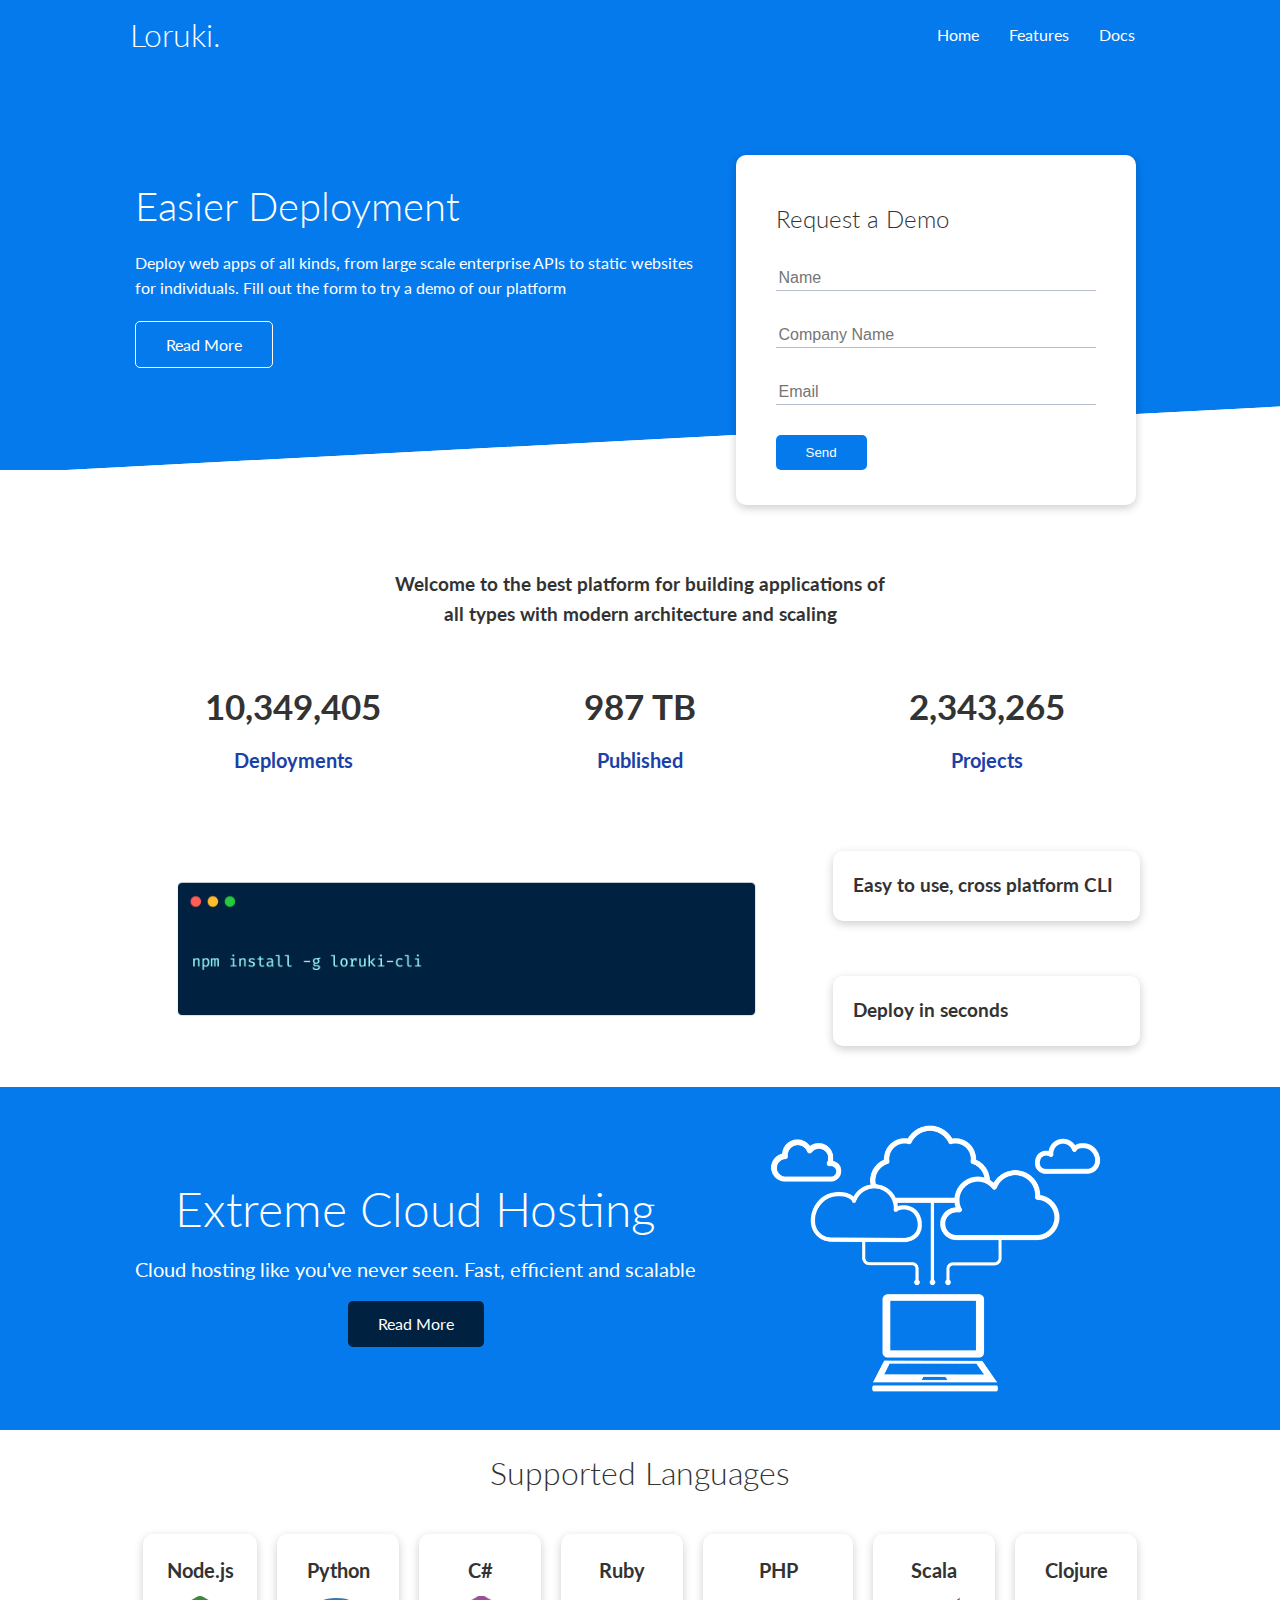
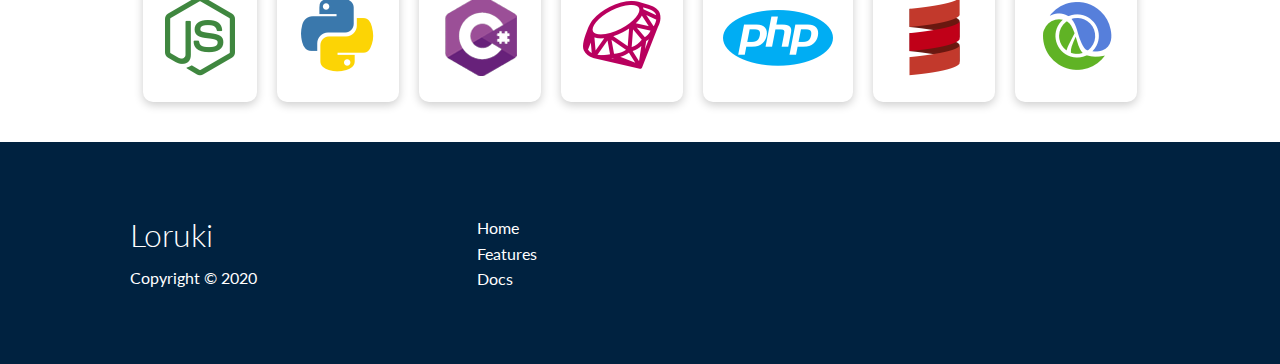
<file: base/loruki-website-master/index.html>
<!DOCTYPE html>
<html lang="en">
<head>
    <meta charset="UTF-8">
    <meta name="viewport" content="width=device-width, initial-scale=1.0">
    <link rel="stylesheet" href="https://cdnjs.cloudflare.com/ajax/libs/font-awesome/5.15.1/css/all.min.css" integrity="sha512-+4zCK9k+qNFUR5X+cKL9EIR+ZOhtIloNl9GIKS57V1MyNsYpYcUrUeQc9vNfzsWfV28IaLL3i96P9sdNyeRssA==" crossorigin="anonymous" />
    <link rel="stylesheet" href="css/utilities.css">
    <link rel="stylesheet" href="css/style.css">
    <title>Loruki | Cloud Hosting For Everyone</title>
</head>
<body>
    <!-- Navbar -->
    <div class="navbar">
        <div class="container flex">
            <h1 class="logo">Loruki.</h1>
            <nav>
                <ul>
                    <li><a href="index.html">Home</a></li>
                    <li><a href="features.html">Features</a></li>
                    <li><a href="docs.html">Docs</a></li>
                </ul>
            </nav>
        </div>
    </div>
    
    <!-- Showcase -->
    <section class="showcase">
        <div class="container grid">
            <div class="showcase-text">
                <h1>Easier Deployment</h1>
                <p>Deploy web apps of all kinds, from large scale enterprise APIs to static websites for individuals. Fill out the form to try a demo of our platform</p>
                <a href="features.html" class="btn btn-outline">Read More</a>
            </div>

            <div class="showcase-form card">
                <h2>Request a Demo</h2>
                 <!--  <form name="contact" netlify-honeypot="bot-field" method="POST" data-netlify="true">
                    <input type="hidden" name="form-name" value="contact">
                    <p class="hidden">
                        <label>Don’t fill this out if you're human: <input name="bot-field" /></label>
                      </p>
                    <div class="form-control">
                        <input type="text" name="name" placeholder="Name" required>
                    </div>
                    <div class="form-control">
                        <input type="text" name="company" placeholder="Company Name" required>
                    </div>
                    <div class="form-control">
                        <input type="email" name="email" placeholder="Email" required>
                    </div>
                    <input type="submit" value="Send" class="btn btn-primary">
                </form> -->
                 <form>
                    <div class="form-control">
                        <input type="text" name="name" placeholder="Name" required>
                    </div>
                    <div class="form-control">
                        <input type="text" name="company" placeholder="Company Name" required>
                    </div>
                    <div class="form-control">
                        <input type="email" name="email" placeholder="Email" required>
                    </div>
                    <input type="submit" value="Send" class="btn btn-primary">
                </form>
            </div>
        </div>
    </section>

    <!-- Stats -->
    <section class="stats">
        <div class="container">
            <h3 class="stats-heading text-center my-1">
                Welcome to the best platform for building applications of all types with modern architecture and scaling
            </h3>

            <div class="grid grid-3 text-center my-4">
                <div>
                    <i class="fas fa-server fa-3x"></i>
                    <h3>10,349,405</h3>
                    <p class="text-secondary">Deployments</p>
                </div>
                <div>
                    <i class="fas fa-upload fa-3x"></i>
                    <h3>987 TB</h3>
                    <p class="text-secondary">Published</p>
                </div>
                <div>
                    <i class="fas fa-project-diagram fa-3x"></i>
                    <h3>2,343,265</h3>
                    <p class="text-secondary">Projects</p>
                </div>
            </div>
        </div>
    </section>

    <!-- Cli -->
    <section class="cli">
        <div class="container grid">
            <img src="images/cli.png" alt="">
            <div class="card">
                <h3>Easy to use, cross platform CLI</h3>
            </div>
            <div class="card">
                <h3>Deploy in seconds</h3>
            </div>
        </div>
    </section>

    <!-- Cloud -->
    <section class="cloud bg-primary my-2 py-2">
        <div class="container grid">
            <div class="text-center">
                <h2 class="lg">Extreme Cloud Hosting</h2>
                <p class="lead my-1">Cloud hosting like you've never seen. Fast, efficient and scalable</p>
                <a href="features.html" class="btn btn-dark">Read More</a>
            </div>
            <img src="images/cloud.png" alt="">
        </div>
    </section>

    <!-- Languages -->
    <section class="languages">
        <h2 class="md text-center my-2">
            Supported Languages
        </h2>
        <div class="container flex">
            <div class="card">
                <h4>Node.js</h4>
                <img src="images/logos/node.png" alt="">
            </div>
            <div class="card">
                <h4>Python</h4>
                <img src="images/logos/python.png" alt="">
              </div>
              <div class="card">
                <h4>C#</h4>
                <img src="images/logos/csharp.png" alt="">
              </div>
              <div class="card">
                <h4>Ruby</h4>
                <img src="images/logos/ruby.png" alt="">
              </div>
              <div class="card">
                <h4>PHP</h4>
                <img src="images/logos/php.png" alt="">
              </div>
              <div class="card">
                <h4>Scala</h4>
                <img src="images/logos/scala.png" alt="">
              </div>
              <div class="card">
                <h4>Clojure</h4>
                <img src="images/logos/clojure.png" alt="">
              </div>
        </div>
    </section>

    <!-- Footer -->
    <footer class="footer bg-dark py-5">
        <div class="container grid grid-3">
            <div>
                <h1>Loruki
                </h1>
                <p>Copyright &copy; 2020</p>
            </div>
            <nav>
                <ul>
                    <li><a href="index.html">Home</a></li>
                    <li><a href="features.html">Features</a></li>
                    <li><a href="docs.html">Docs</a></li>
                </ul>
            </nav>
            <div class="social">
                <a href="#"><i class="fab fa-github fa-2x"></i></a>
                <a href="#"><i class="fab fa-facebook fa-2x"></i></a>
                <a href="#"><i class="fab fa-instagram fa-2x"></i></a>
                <a href="#"><i class="fab fa-twitter fa-2x"></i></a>
            </div>
        </div>
    </footer>
</body>
</html>
</file>
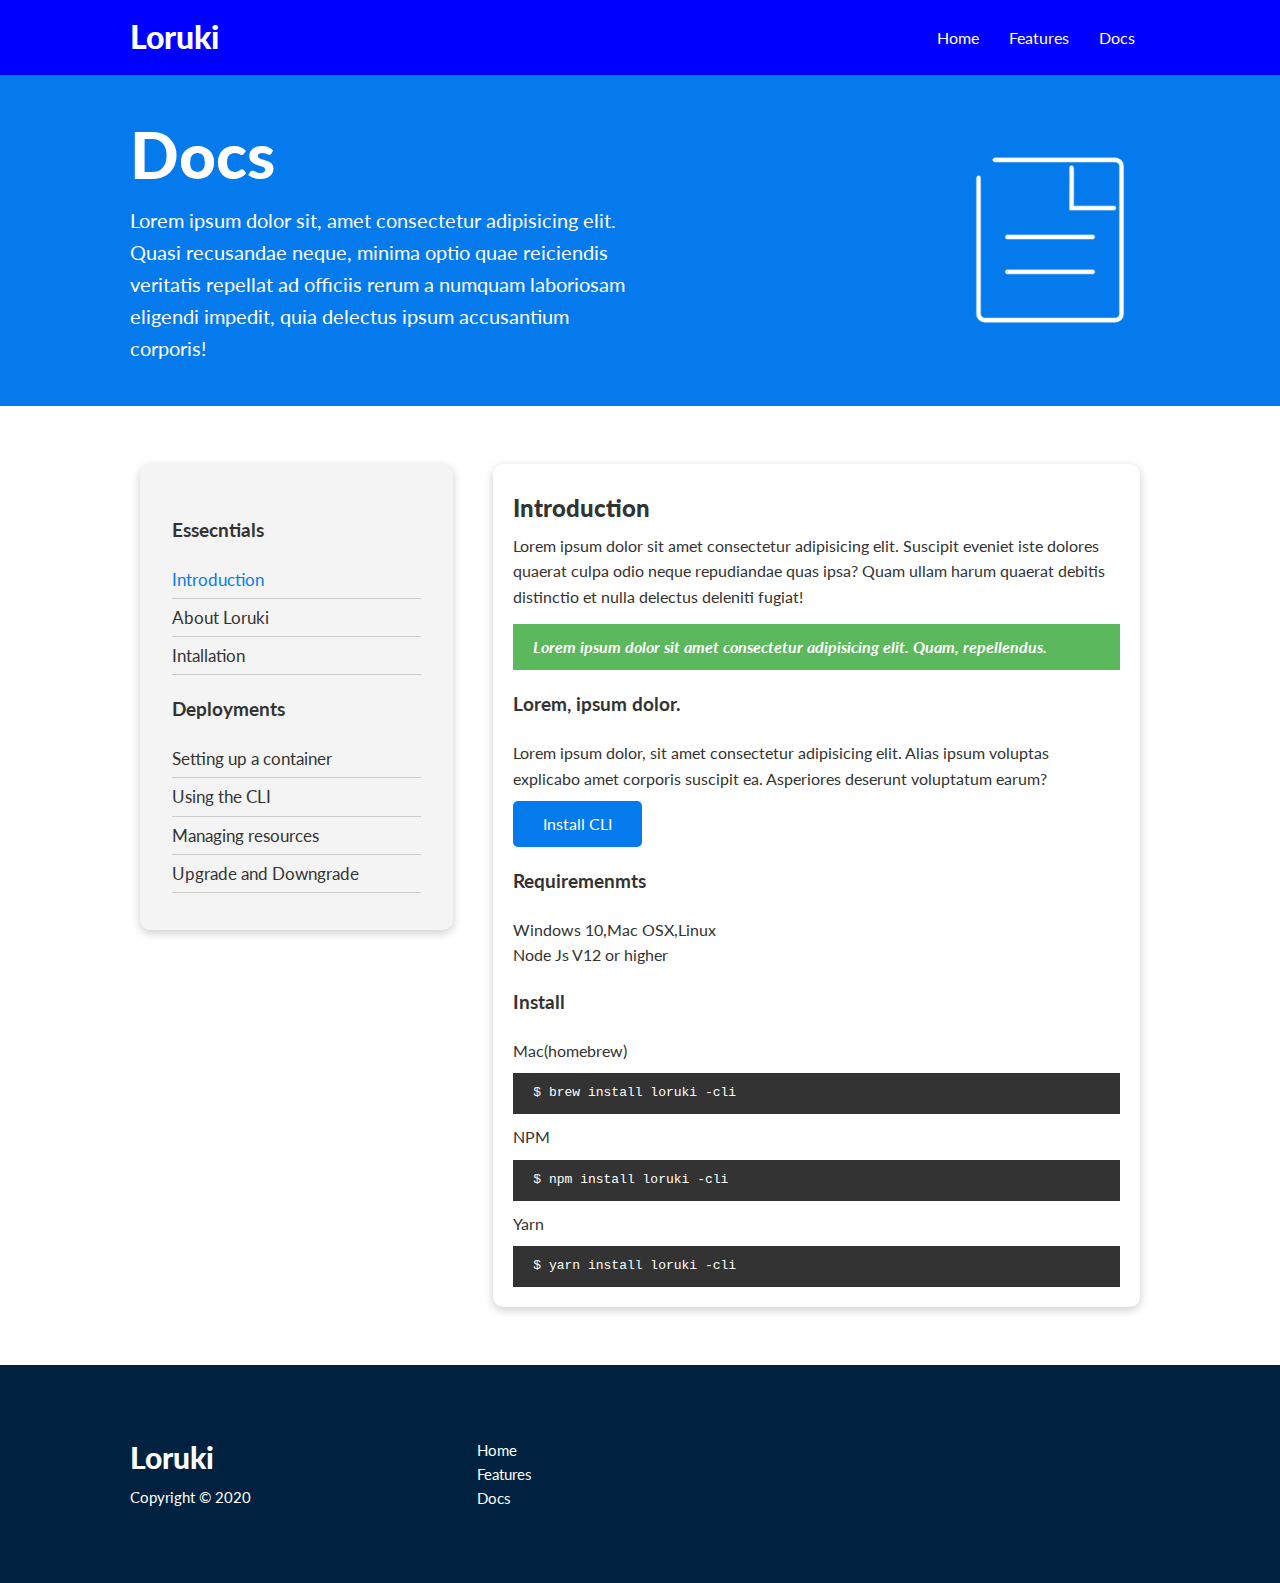
<file: docs.html>
<!DOCTYPE html>
<html lang="en">
  <head>
    <meta charset="UTF-8" />
    <meta name="viewport" content="width=device-width, initial-scale=1.0" />
    <link
      rel="stylesheet"
      href="https://cdnjs.cloudflare.com/ajax/libs/font-awesome/5.15.1/css/all.min.css"
      integrity="sha512-+4zCK9k+qNFUR5X+cKL9EIR+ZOhtIloNl9GIKS57V1MyNsYpYcUrUeQc9vNfzsWfV28IaLL3i96P9sdNyeRssA=="
      crossorigin="anonymous"
    />

    <link rel="stylesheet" href="utilities.css" />
    <link rel="stylesheet" href="style.css" />
    
    <title>Loruki | Cloud hosting</title>
  </head>
  <body>
    <!-- navbar -->
    <div class="navbar">
      <div class="container flex">
        <h1 class="logo">Loruki</h1>
        <nav>
          <ul>
            <li><a href="index.html">Home</a></li>
            <li><a href="features.html">Features</a></li>
            <li><a href="docs.html">Docs</a></li>
          </ul>
        </nav>
      </div>
    </div>

   <!-- Head -->
<section class="docs-head bg-primary py-3">
    <div class="container grid">
        <div>
            <h1 class="xl">Docs</h1>
            <p class="lead">Lorem ipsum dolor sit, amet consectetur adipisicing elit. Quasi recusandae neque, minima optio quae reiciendis veritatis repellat ad officiis rerum a numquam laboriosam eligendi impedit, quia delectus ipsum accusantium corporis!</p>
        </div>
        <img src="images/docs.png" alt="">
    </div>
</section>

<!-- Docs Main -->

<section class="docs-main my-4">
    <div class="container grid">
        <div class="card bg-light p-3">
            <h3 class="my-2">Essecntials</h3>
            <nav>
                <ul>
                    <li><a class="text-primary" href="#">Introduction</a></li>
                    <li><a href="#">About Loruki</a></li>
                    <li><a href="#">Intallation</a></li>
                </ul>
            </nav>

            <h3 class="my-2">Deployments</h3>
            <nav>
                <ul>
                    <li><a href="#">Setting up a container</a></li>
                    <li><a href="#">Using the CLI</a></li>
                    <li><a href="#">Managing resources</a></li>
                    <li><a href="#">Upgrade and Downgrade</a></li>
                </ul>
            </nav>
        </div>
        <div class="card">
            <h2>Introduction</h2>
            <p>Lorem ipsum dolor sit amet consectetur adipisicing elit. Suscipit eveniet iste dolores quaerat culpa odio neque repudiandae quas ipsa? Quam ullam harum quaerat debitis distinctio et nulla delectus deleniti fugiat!</p>
            <div class="alert alert-success">
                <i class="fas fa-info">Lorem ipsum dolor sit amet consectetur adipisicing elit. Quam, repellendus.</i>
            </div>
            <h3>Lorem, ipsum dolor.</h3>
            <p>Lorem ipsum dolor, sit amet consectetur adipisicing elit. Alias ipsum voluptas explicabo amet corporis suscipit ea. Asperiores deserunt voluptatum earum?</p>
            <a href="#" class="btn btn-primary">Install CLI</a>
            <h3>Requiremenmts</h3>
            <ul>
                <li>Windows 10,Mac OSX,Linux</li>
                <li>Node Js V12 or higher</li>
            </ul>
            <h3>Install</h3>
            <p>Mac(homebrew)</p>
            <pre><code>$ brew install loruki -cli</code></pre>
            <p>NPM</p>
            <pre><code>$ npm install loruki -cli</code></pre>
            <p>Yarn</p>
            <pre><code>$ yarn install loruki -cli</code></pre>
        </div>
    </div>
</section>

    <!-- Footer -->
    <footer class="footer bg-dark py-5">
      <div class="container grid grid-3">
        <div>
          <h1>Loruki</h1>
          <p>Copyright &copy; 2020</p>
        </div>
        <nav>
          <ul>
            <li><a href="index.html">Home</a></li>
            <li><a href="features.html">Features</a></li>
            <li><a href="docs.html">Docs</a></li>
          </ul>
        </nav>
        <div class="social">
          <a href="#"><i class="fab fa-github fa-2x"></i></a>
          <a href="#"><i class="fab fa-facebook fa-2x"></i></a>
          <a href="#"><i class="fab fa-instagram fa-2x"></i></a>
          <a href="#"><i class="fab fa-twitter fa-2x"></i></a>
        </div>
      </div>
    </footer>
  </body>
</html>
</file>
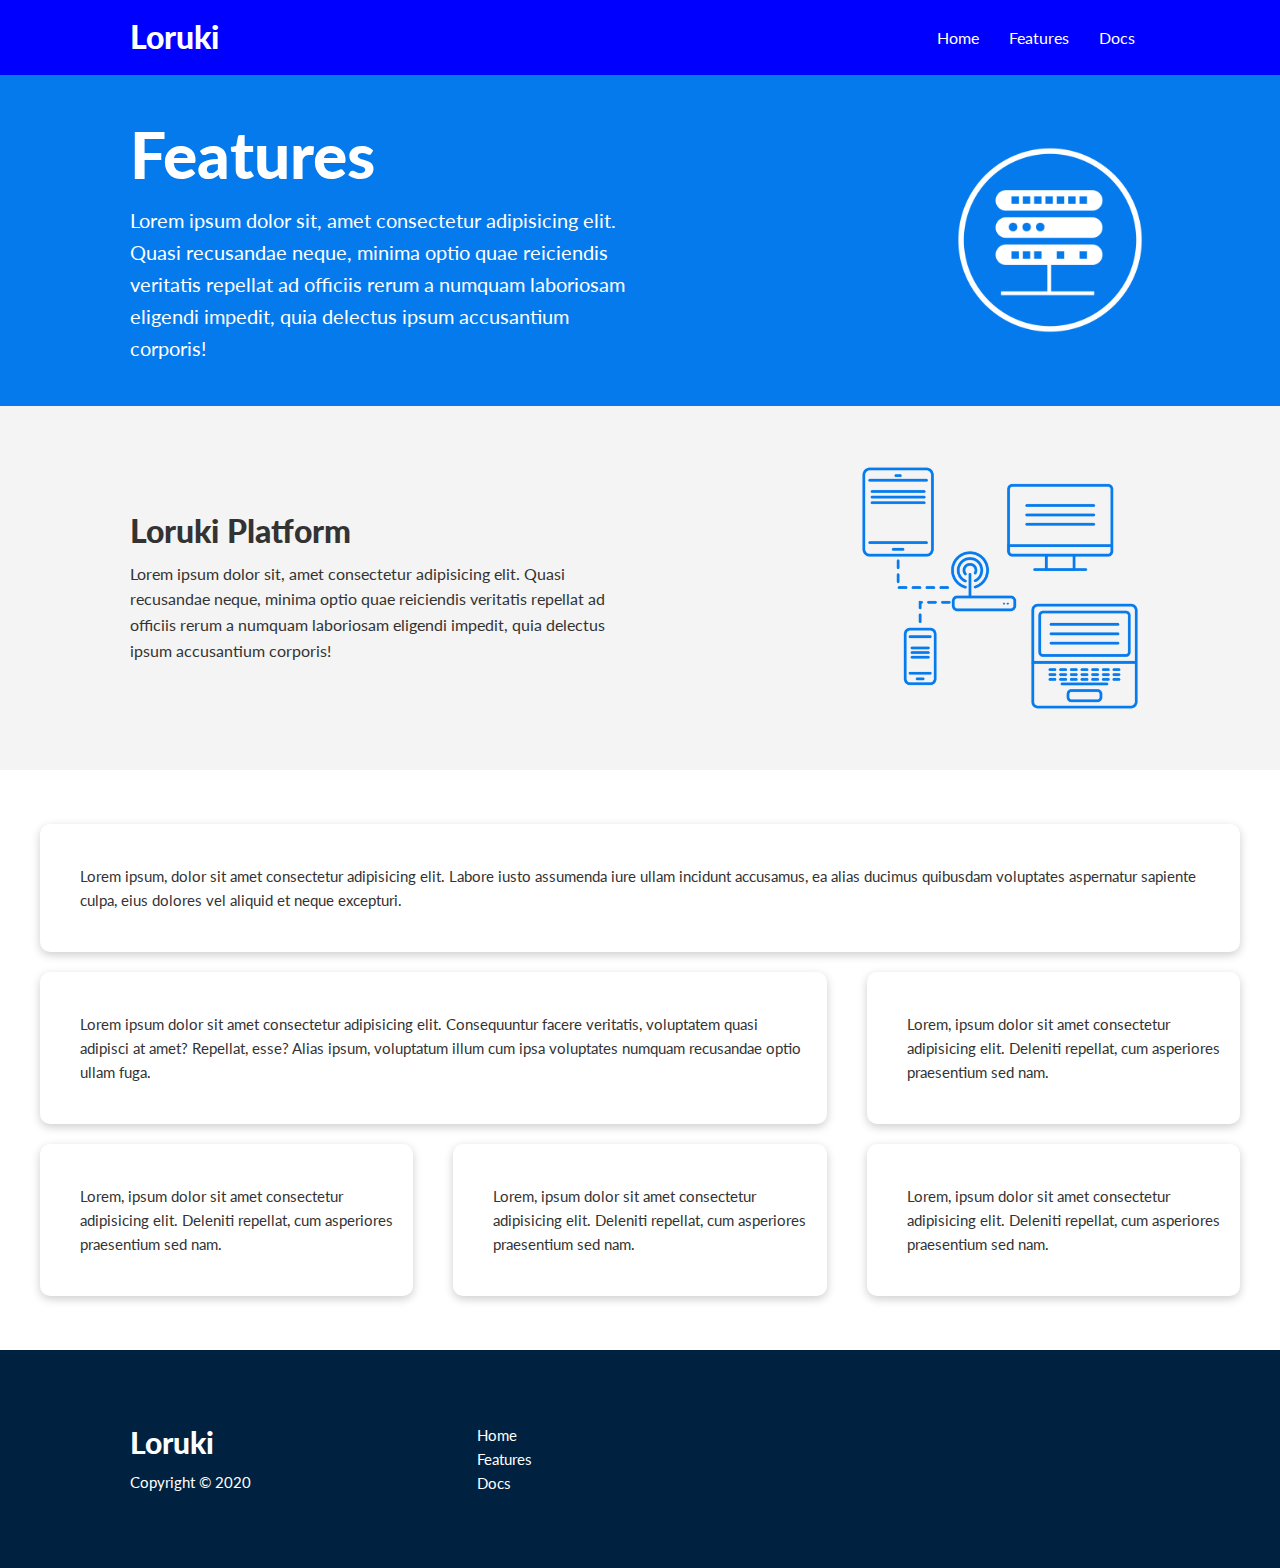
<file: features.html>
<!DOCTYPE html>
<html lang="en">
  <head>
    <meta charset="UTF-8" />
    <meta name="viewport" content="width=device-width, initial-scale=1.0" />
    <link
      rel="stylesheet"
      href="https://cdnjs.cloudflare.com/ajax/libs/font-awesome/5.15.1/css/all.min.css"
      integrity="sha512-+4zCK9k+qNFUR5X+cKL9EIR+ZOhtIloNl9GIKS57V1MyNsYpYcUrUeQc9vNfzsWfV28IaLL3i96P9sdNyeRssA=="
      crossorigin="anonymous"
    />

    <link rel="stylesheet" href="utilities.css" />
    <link rel="stylesheet" href="style.css" />
    
    <title>Loruki | Cloud hosting</title>
  </head>
  <body>
    <!-- navbar -->
    <div class="navbar">
      <div class="container flex">
        <h1 class="logo">Loruki</h1>
        <nav>
          <ul>
            <li><a href="index.html">Home</a></li>
            <li><a href="features.html">Features</a></li>
            <li><a href="docs.html">Docs</a></li>
          </ul>
        </nav>
      </div>
    </div>

   <!-- Head -->
<section class="features-head bg-primary py-3">
    <div class="container grid">
        <div>
            <h1 class="xl">Features</h1>
            <p class="lead">Lorem ipsum dolor sit, amet consectetur adipisicing elit. Quasi recusandae neque, minima optio quae reiciendis veritatis repellat ad officiis rerum a numquam laboriosam eligendi impedit, quia delectus ipsum accusantium corporis!</p>
        </div>
        <img src="images/server.png" alt="">
    </div>
</section>

<!-- Sub Head -->
<section class="features-sub-head bg-light py-3">
    <div class="container grid">
        <div>
            <h1 class="md">Loruki Platform</h1>
            <p>Lorem ipsum dolor sit, amet consectetur adipisicing elit. Quasi recusandae neque, minima optio quae reiciendis veritatis repellat ad officiis rerum a numquam laboriosam eligendi impedit, quia delectus ipsum accusantium corporis!</p>
        </div>
        <img src="images/server2.png" alt="">
    </div>
</section>

<section class="features-main my-2">
    <div class="conatiner grid grid-3">
        <div class="card flex">
            <i class="fas fa-server fa-3x"></i>
            <p>Lorem ipsum, dolor sit amet consectetur adipisicing elit. Labore iusto assumenda iure ullam incidunt accusamus, ea alias ducimus quibusdam voluptates aspernatur sapiente culpa, eius dolores vel aliquid et neque excepturi.</p>
        </div>
        <div class="card flex">
            <i class="fas fa-database fa-3x"></i>
            <p>Lorem ipsum dolor sit amet consectetur adipisicing elit. Consequuntur facere veritatis, voluptatem quasi adipisci at amet? Repellat, esse? Alias ipsum, voluptatum illum cum ipsa voluptates numquam recusandae optio ullam fuga.</p>
        </div>
        <div class="card flex">
            <i class="fas fa-power-off fa-3x"></i>
            <p>Lorem, ipsum dolor sit amet consectetur adipisicing elit. Deleniti repellat, cum asperiores praesentium sed nam.</p>
        </div>
        <div class="card flex">
            <i class="fas fa-upload fa-3x"></i>
            <p>Lorem, ipsum dolor sit amet consectetur adipisicing elit. Deleniti repellat, cum asperiores praesentium sed nam.</p>
        </div>
        <div class="card flex">
            <i class="fas fa-laptop fa-3x"></i>
            <p>Lorem, ipsum dolor sit amet consectetur adipisicing elit. Deleniti repellat, cum asperiores praesentium sed nam.</p>
        </div>
        <div class="card flex">
            <i class="fas fa-network-wired fa-3x"></i>
            <p>Lorem, ipsum dolor sit amet consectetur adipisicing elit. Deleniti repellat, cum asperiores praesentium sed nam.</p>
        </div>
    </div>
</section>
    <!-- Footer -->
    <footer class="footer bg-dark py-5">
      <div class="container grid grid-3">
        <div>
          <h1>Loruki</h1>
          <p>Copyright &copy; 2020</p>
        </div>
        <nav>
          <ul>
            <li><a href="index.html">Home</a></li>
            <li><a href="features.html">Features</a></li>
            <li><a href="docs.html">Docs</a></li>
          </ul>
        </nav>
        <div class="social">
          <a href="#"><i class="fab fa-github fa-2x"></i></a>
          <a href="#"><i class="fab fa-facebook fa-2x"></i></a>
          <a href="#"><i class="fab fa-instagram fa-2x"></i></a>
          <a href="#"><i class="fab fa-twitter fa-2x"></i></a>
        </div>
      </div>
    </footer>
  </body>
</html>
</file>
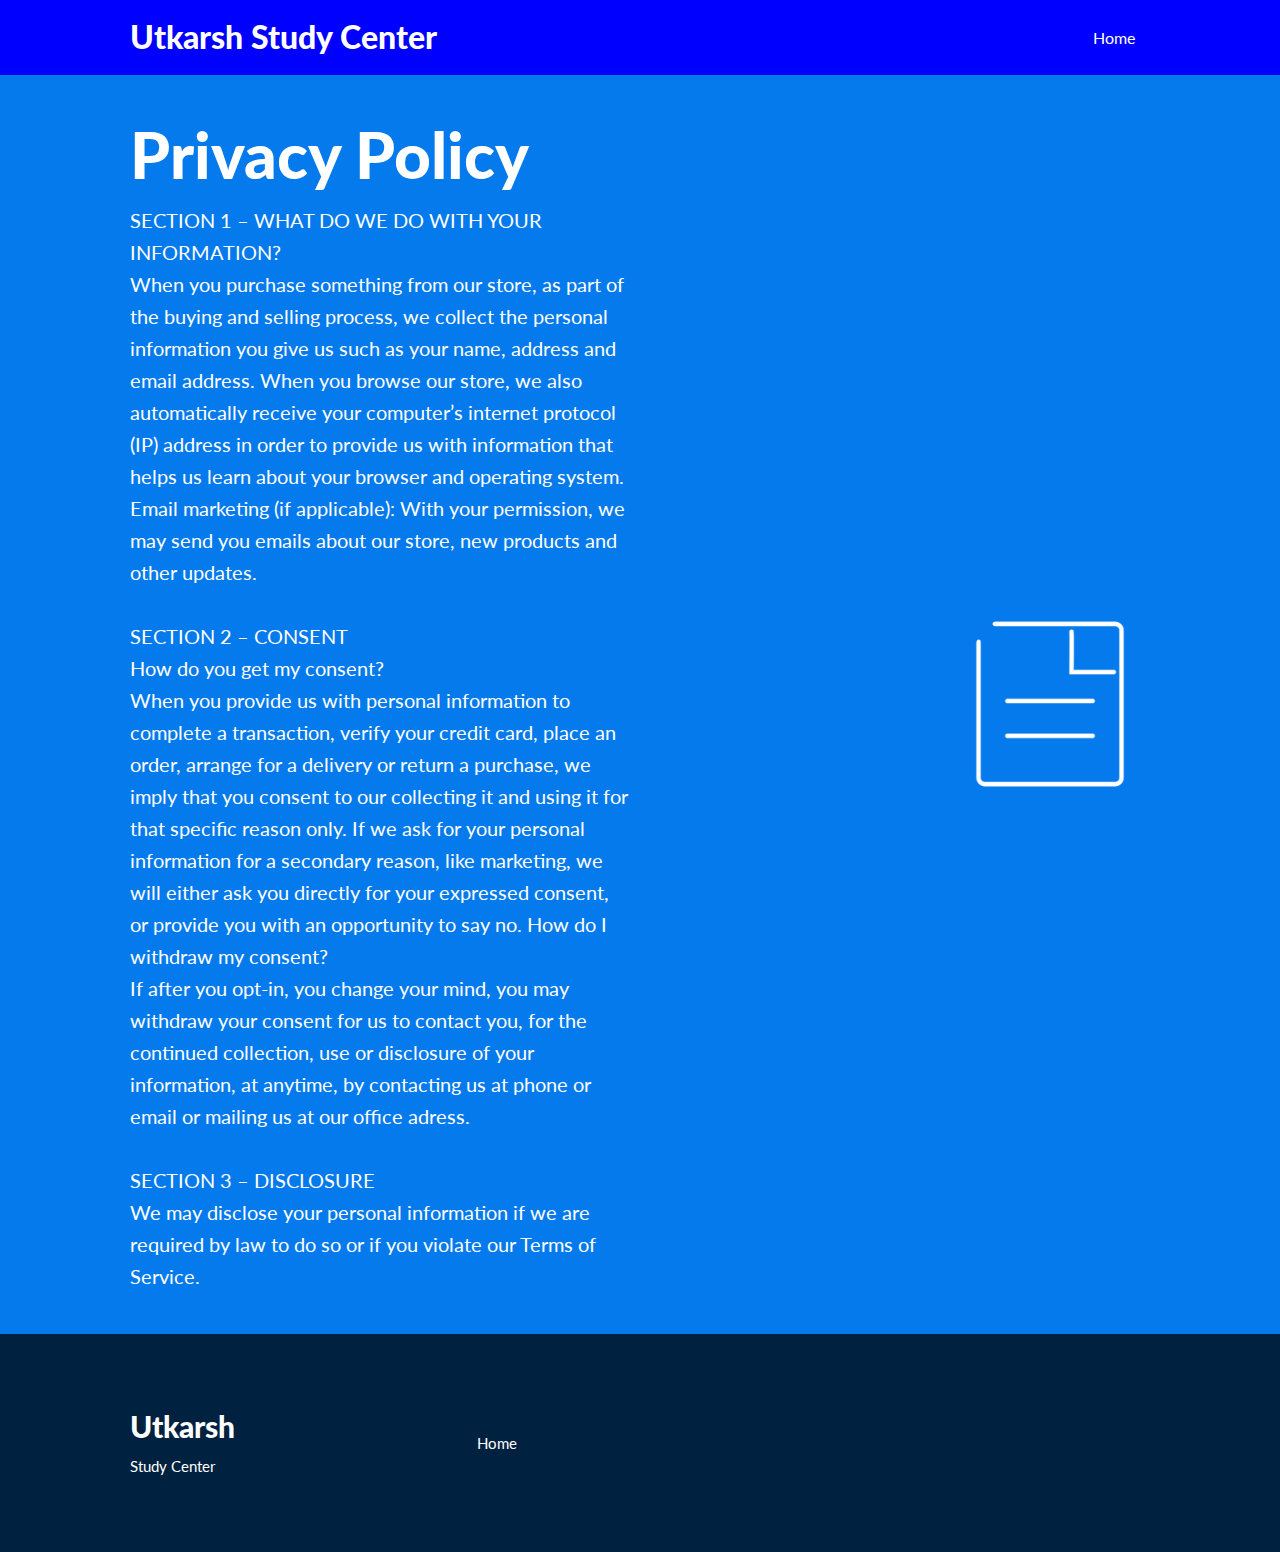
<file: privacy-policy.html>
<!DOCTYPE html>
<html lang="en">
  <head>
    <meta charset="UTF-8" />
    <meta name="viewport" content="width=device-width, initial-scale=1.0" />
    <link
      rel="stylesheet"
      href="https://cdnjs.cloudflare.com/ajax/libs/font-awesome/5.15.1/css/all.min.css"
      integrity="sha512-+4zCK9k+qNFUR5X+cKL9EIR+ZOhtIloNl9GIKS57V1MyNsYpYcUrUeQc9vNfzsWfV28IaLL3i96P9sdNyeRssA=="
      crossorigin="anonymous"
    />

    <link rel="stylesheet" href="utilities.css" />
    <link rel="stylesheet" href="style.css" />
    
    <title>Loruki | Cloud hosting</title>
  </head>
  <body>
    <!-- navbar -->
    <div class="navbar">
      <div class="container flex">
        <h1 class="logo">Utkarsh Study Center</h1>
        <nav>
          <ul>
            <li><a href="index.html">Home</a></li>
            <!-- <li><a href="features.html">Features</a></li>
            <li><a href="docs.html">Docs</a></li> -->
          </ul>
        </nav>
      </div>
    </div>

   <!-- Head -->
<section class="docs-head bg-primary py-3">
    <div class="container grid">
        <div>
            <h1 class="xl">Privacy Policy</h1>
            <p class="lead">
              SECTION 1 – WHAT DO WE DO WITH YOUR INFORMATION?</br>

When you purchase something from our store, as part of the buying and selling process, we collect the personal information you give us such as your name, address and email address.

When you browse our store, we also automatically receive your computer’s internet protocol (IP) address in order to provide us with information that helps us learn about your browser and operating system.

Email marketing (if applicable): With your permission, we may send you emails about our store, new products and other updates.</br></br>

SECTION 2 – CONSENT</br>

How do you get my consent?</br>

When you provide us with personal information to complete a transaction, verify your credit card, place an order, arrange for a delivery or return a purchase, we imply that you consent to our collecting it and using it for that specific reason only.

If we ask for your personal information for a secondary reason, like marketing, we will either ask you directly for your expressed consent, or provide you with an opportunity to say no.

How do I withdraw my consent?</br>

If after you opt-in, you change your mind, you may withdraw your consent for us to contact you, for the continued collection, use or disclosure of your information, at anytime, by contacting us at phone or email or mailing us at our office adress.</br></br>

SECTION 3 – DISCLOSURE</br>

We may disclose your personal information if we are required by law to do so or if you violate our Terms of Service.</p>
        </div>
        <img src="images/docs.png" alt="">
    </div>
</section>

<!-- Docs Main -->

<!-- <section class="docs-main my-4">
    <div class="container grid">
        <div class="card bg-light p-3">
            <h3 class="my-2">Essecntials</h3>
            <nav>
                <ul>
                    <li><a class="text-primary" href="#">Introduction</a></li>
                    <li><a href="#">About Loruki</a></li>
                    <li><a href="#">Intallation</a></li>
                </ul>
            </nav>

            <h3 class="my-2">Deployments</h3>
            <nav>
                <ul>
                    <li><a href="#">Setting up a container</a></li>
                    <li><a href="#">Using the CLI</a></li>
                    <li><a href="#">Managing resources</a></li>
                    <li><a href="#">Upgrade and Downgrade</a></li>
                </ul>
            </nav>
        </div>
        <div class="card">
            <h2>Introduction</h2>
            <p>Lorem ipsum dolor sit amet consectetur adipisicing elit. Suscipit eveniet iste dolores quaerat culpa odio neque repudiandae quas ipsa? Quam ullam harum quaerat debitis distinctio et nulla delectus deleniti fugiat!</p>
            <div class="alert alert-success">
                <i class="fas fa-info">Lorem ipsum dolor sit amet consectetur adipisicing elit. Quam, repellendus.</i>
            </div>
            <h3>Lorem, ipsum dolor.</h3>
            <p>Lorem ipsum dolor, sit amet consectetur adipisicing elit. Alias ipsum voluptas explicabo amet corporis suscipit ea. Asperiores deserunt voluptatum earum?</p>
            <a href="#" class="btn btn-primary">Install CLI</a>
            <h3>Requiremenmts</h3>
            <ul>
                <li>Windows 10,Mac OSX,Linux</li>
                <li>Node Js V12 or higher</li>
            </ul>
            <h3>Install</h3>
            <p>Mac(homebrew)</p>
            <pre><code>$ brew install loruki -cli</code></pre>
            <p>NPM</p>
            <pre><code>$ npm install loruki -cli</code></pre>
            <p>Yarn</p>
            <pre><code>$ yarn install loruki -cli</code></pre>
        </div>
    </div>
</section> -->

    <!-- Footer -->
    <footer class="footer bg-dark py-5">
      <div class="container grid grid-3">
        <div>
          <h1>Utkarsh</h1>
          <p>Study Center</p>
        </div>
        <nav>
          <ul>
            <li><a href="index.html">Home</a></li>
            <!-- <li><a href="features.html">Features</a></li>
            <li><a href="docs.html">Docs</a></li> -->
          </ul>
        </nav>
        <!-- <div class="social">
          <a href="#"><i class="fab fa-github fa-2x"></i></a>
          <a href="#"><i class="fab fa-facebook fa-2x"></i></a>
          <a href="#"><i class="fab fa-instagram fa-2x"></i></a>
          <a href="#"><i class="fab fa-twitter fa-2x"></i></a>
        </div> -->
      </div>
    </footer>
  </body>
</html>
</file>
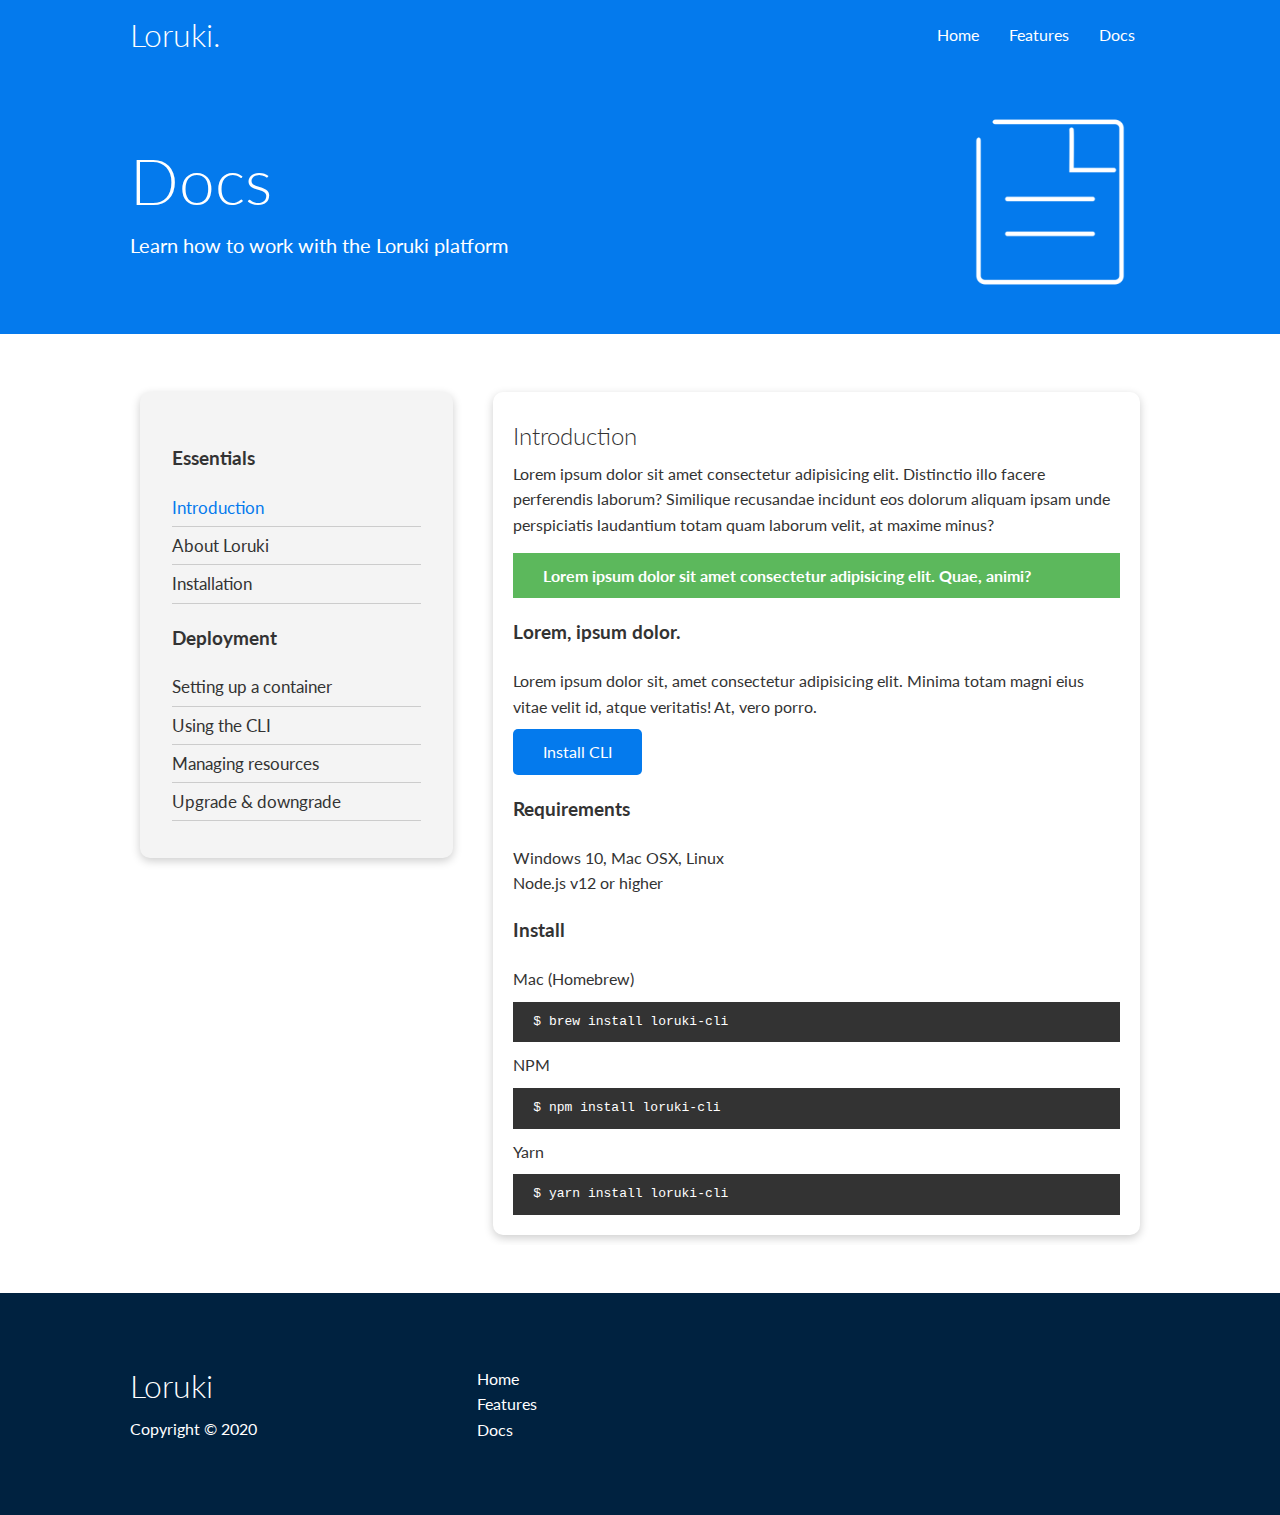
<file: base/loruki-website-master/docs.html>
<!DOCTYPE html>
<html lang="en">
<head>
    <meta charset="UTF-8">
    <meta name="viewport" content="width=device-width, initial-scale=1.0">
    <link rel="stylesheet" href="https://cdnjs.cloudflare.com/ajax/libs/font-awesome/5.15.1/css/all.min.css" integrity="sha512-+4zCK9k+qNFUR5X+cKL9EIR+ZOhtIloNl9GIKS57V1MyNsYpYcUrUeQc9vNfzsWfV28IaLL3i96P9sdNyeRssA==" crossorigin="anonymous" />
    <link rel="stylesheet" href="css/utilities.css">
    <link rel="stylesheet" href="css/style.css">
    <title>Loruki | Cloud Hosting For Everyone</title>
</head>
<body>
    <!-- Navbar -->
    <div class="navbar">
        <div class="container flex">
            <h1 class="logo">Loruki.</h1>
            <nav>
                <ul>
                    <li><a href="index.html">Home</a></li>
                    <li><a href="features.html">Features</a></li>
                    <li><a href="docs.html">Docs</a></li>
                </ul>
            </nav>
        </div>
    </div>

    <!-- Head -->
    <section class="docs-head bg-primary py-3">
        <div class="container grid">
            <div>
                <h1 class="xl">Docs</h1>
                <p class="lead">
                    Learn how to work with the Loruki platform
                </p>
            </div>
            <img src="images/docs.png" alt="">
        </div>
    </section>

    <!-- Docs main -->
    <section class="docs-main my-4">
        <div class="container grid">
            <div class="card bg-light p-3">
                <h3 class="my-2">Essentials</h3>
                <nav>
                    <ul>
                        <li><a class="text-primary" href="#">Introduction</a></li>
                        <li><a href="#">About Loruki</a></li>
                        <li><a href="#">Installation</a></li>
                    </ul>
                </nav>

                <h3 class="my-2">Deployment</h3>
                <nav>
                    <ul>
                        <li><a href="#">Setting up a container</a></li>
							<li><a href="#">Using the CLI</a></li>
							<li><a href="#">Managing resources</a></li>
							<li><a href="#">Upgrade & downgrade</a></li>
                    </ul>
                </nav>
            </div>
            <div class="card">
                <h2>Introduction</h2>
                <p>Lorem ipsum dolor sit amet consectetur adipisicing elit. Distinctio illo facere perferendis laborum? Similique recusandae incidunt eos dolorum aliquam ipsam unde perspiciatis laudantium totam quam laborum velit, at maxime minus?</p>

                <div class="alert alert-success">
                    <i class="fas fa-info"></i> Lorem ipsum dolor sit amet consectetur adipisicing elit. Quae, animi?
                </div>

                <h3>Lorem, ipsum dolor.</h3>
                <p>Lorem ipsum dolor sit, amet consectetur adipisicing elit. Minima totam magni eius vitae velit id, atque veritatis! At, vero porro.</p>
                <a href="#" class="btn btn-primary">Install CLI</a>

                <h3>Requirements</h3>
                <ul>
                    <li>Windows 10, Mac OSX, Linux</li>
                    <li>Node.js v12 or higher</li>
                </ul>

                <h3>Install</h3>
                <p>Mac (Homebrew)</p>
                <pre><code>$ brew install loruki-cli</code></pre>
                <p>NPM</p>
                <pre><code>$ npm install loruki-cli</code></pre>
                <p>Yarn</p>
                <pre><code>$ yarn install loruki-cli</code></pre>

            </div>
        </div>
    </section>
    
    <!-- Footer -->
    <footer class="footer bg-dark py-5">
        <div class="container grid grid-3">
            <div>
                <h1>Loruki
                </h1>
                <p>Copyright &copy; 2020</p>
            </div>
            <nav>
                <ul>
                    <li><a href="index.html">Home</a></li>
                    <li><a href="features.html">Features</a></li>
                    <li><a href="docs.html">Docs</a></li>
                </ul>
            </nav>
            <div class="social">
                <a href="#"><i class="fab fa-github fa-2x"></i></a>
                <a href="#"><i class="fab fa-facebook fa-2x"></i></a>
                <a href="#"><i class="fab fa-instagram fa-2x"></i></a>
                <a href="#"><i class="fab fa-twitter fa-2x"></i></a>
            </div>
        </div>
    </footer>
</body>
</html>
</file>
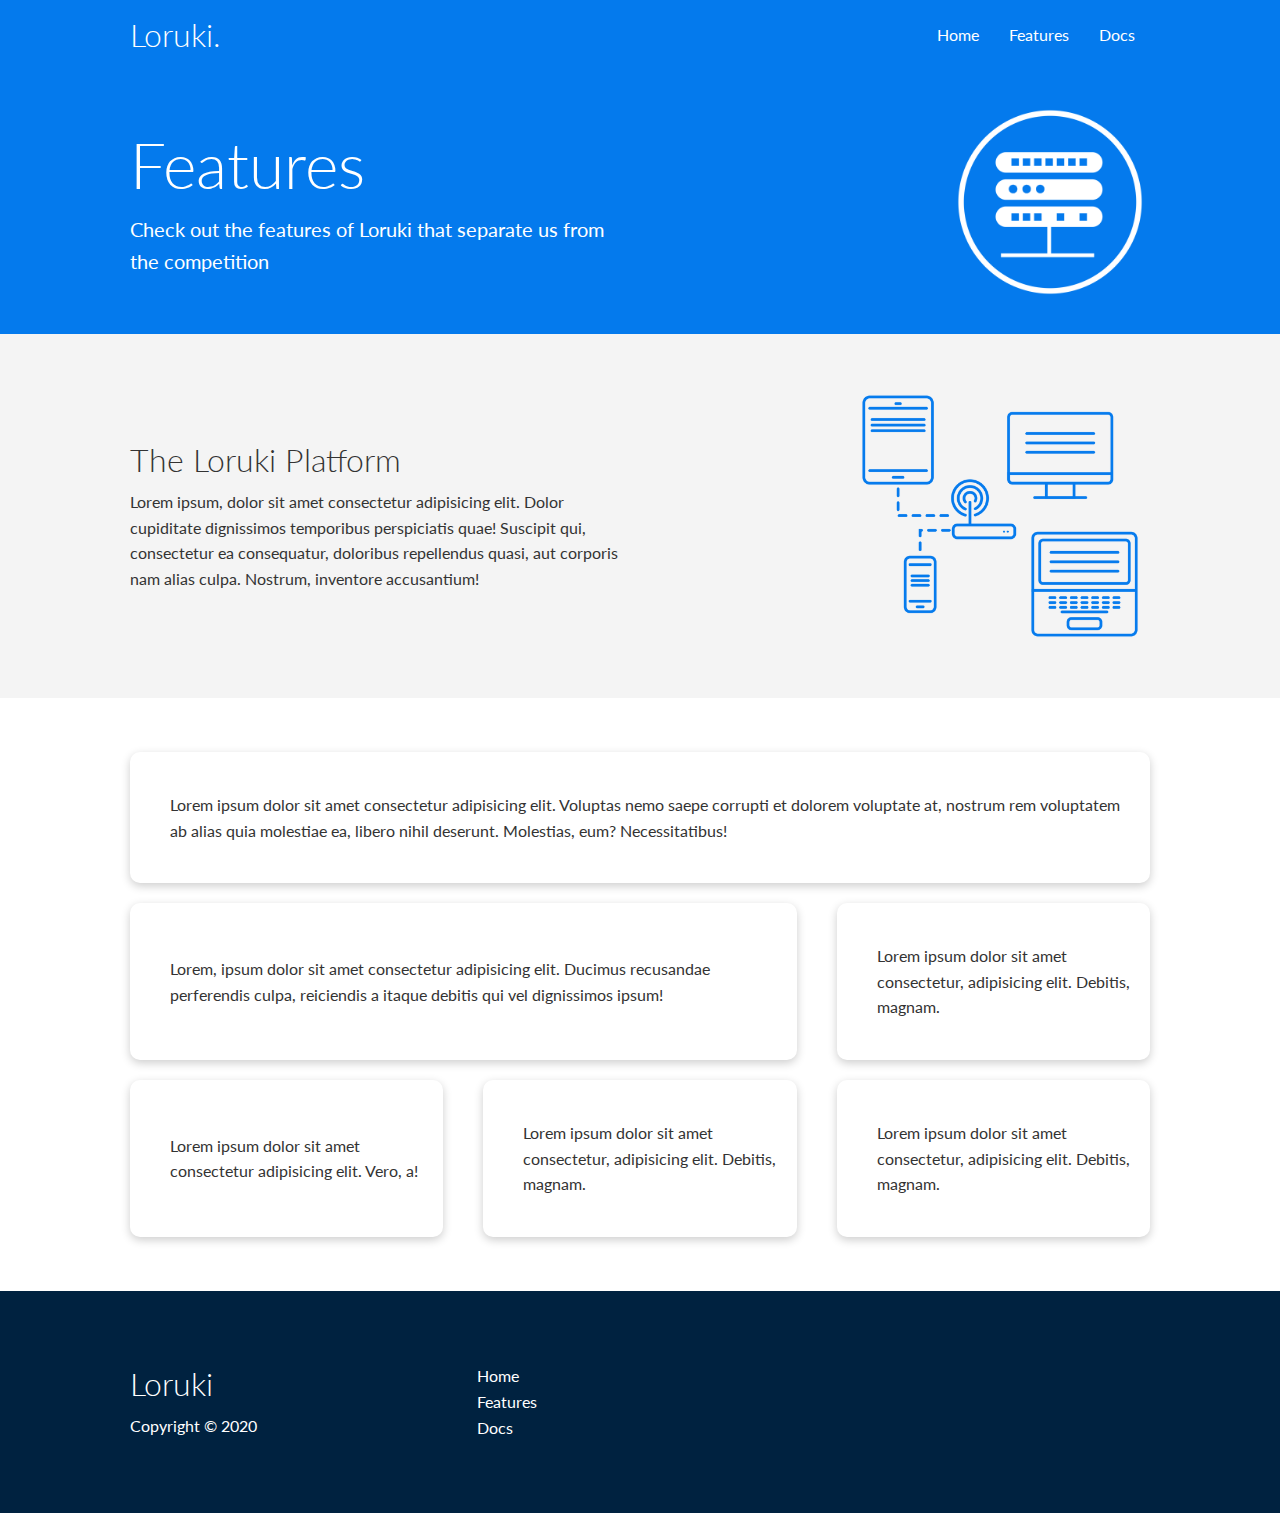
<file: base/loruki-website-master/features.html>
<!DOCTYPE html>
<html lang="en">
<head>
    <meta charset="UTF-8">
    <meta name="viewport" content="width=device-width, initial-scale=1.0">
    <link rel="stylesheet" href="https://cdnjs.cloudflare.com/ajax/libs/font-awesome/5.15.1/css/all.min.css" integrity="sha512-+4zCK9k+qNFUR5X+cKL9EIR+ZOhtIloNl9GIKS57V1MyNsYpYcUrUeQc9vNfzsWfV28IaLL3i96P9sdNyeRssA==" crossorigin="anonymous" />
    <link rel="stylesheet" href="css/utilities.css">
    <link rel="stylesheet" href="css/style.css">
    <title>Loruki | Cloud Hosting For Everyone</title>
</head>
<body>
    <!-- Navbar -->
    <div class="navbar">
        <div class="container flex">
            <h1 class="logo">Loruki.</h1>
            <nav>
                <ul>
                    <li><a href="index.html">Home</a></li>
                    <li><a href="features.html">Features</a></li>
                    <li><a href="docs.html">Docs</a></li>
                </ul>
            </nav>
        </div>
    </div>

    <!-- Head -->
    <section class="features-head bg-primary py-3">
        <div class="container grid">
            <div>
                <h1 class="xl">Features</h1>
                <p class="lead">
                    Check out the features of Loruki that separate us from the
						competition
                </p>
            </div>
            <img src="images/server.png" alt="">
        </div>
    </section>

    <!-- Sub head -->
    <section class="features-sub-head bg-light py-3">
        <div class="container grid">
            <div>
                <h1 class="md">The Loruki Platform</h1>
                <p>
                    Lorem ipsum, dolor sit amet consectetur adipisicing elit. Dolor cupiditate dignissimos temporibus perspiciatis quae! Suscipit qui, consectetur ea consequatur, doloribus repellendus quasi, aut corporis nam alias culpa. Nostrum, inventore accusantium!
                </p>
            </div>
            <img src="images/server2.png" alt="">
        </div>
    </section>

    <section class="features-main my-2">
        <div class="container grid grid-3">
            <div class="card flex">
                <i class="fas fa-server fa-3x"></i>
                <p>Lorem ipsum dolor sit amet consectetur adipisicing elit. Voluptas nemo saepe corrupti et dolorem voluptate at, nostrum rem voluptatem ab alias quia molestiae ea, libero nihil deserunt. Molestias, eum? Necessitatibus!</p>
            </div>
            <div class="card flex">
                <i class="fas fa-network-wired fa-3x"></i>
                <p>
                    Lorem, ipsum dolor sit amet consectetur adipisicing elit. Ducimus
                    recusandae perferendis culpa, reiciendis a itaque debitis qui vel
                    dignissimos ipsum!
                </p>
            </div>
            <div class="card flex">
                <i class="fas fa-laptop-code fa-3x"></i>
                <p>
                    Lorem ipsum dolor sit amet consectetur, adipisicing elit. Debitis,
                    magnam.
                </p>
            </div>
            <div class="card flex">
                <i class="fas fa-database fa-3x"></i>
                <p>
                    Lorem ipsum dolor sit amet consectetur adipisicing elit. Vero, a!
                </p>
            </div>
            <div class="card flex">
                <i class="fas fa-power-off fa-3x"></i>
                <p>
                    Lorem ipsum dolor sit amet consectetur, adipisicing elit. Debitis,
                    magnam.
                </p>
            </div>
            <div class="card flex">
                <i class="fas fa-upload fa-3x"></i>
                <p>
                    Lorem ipsum dolor sit amet consectetur, adipisicing elit. Debitis,
                    magnam.
                </p>
            </div>
        </div>
    </section>

    <!-- Footer -->
    <footer class="footer bg-dark py-5">
        <div class="container grid grid-3">
            <div>
                <h1>Loruki
                </h1>
                <p>Copyright &copy; 2020</p>
            </div>
            <nav>
                <ul>
                    <li><a href="index.html">Home</a></li>
                    <li><a href="features.html">Features</a></li>
                    <li><a href="docs.html">Docs</a></li>
                </ul>
            </nav>
            <div class="social">
                <a href="#"><i class="fab fa-github fa-2x"></i></a>
                <a href="#"><i class="fab fa-facebook fa-2x"></i></a>
                <a href="#"><i class="fab fa-instagram fa-2x"></i></a>
                <a href="#"><i class="fab fa-twitter fa-2x"></i></a>
            </div>
        </div>
    </footer>
</body>
</html>
</file>
<file: base/loruki-website-master/css/utilities.css>
.container {
  max-width: 1100px;
  margin: 0 auto;
  overflow: auto;
  padding: 0 40px;
}

.card {
  background-color: #fff;
  color: #333;
  border-radius: 10px;
  box-shadow: 0 3px 10px rgba(0, 0, 0, 0.2);
  padding: 20px;
  margin: 10px;
}

.btn {
  display: inline-block;
  padding: 10px 30px;
  cursor: pointer;
  background: var(--primary-color);
  color: #fff;
  border: none;
  border-radius: 5px;
}

.btn-outline {
  background-color: transparent;
  border: 1px #fff solid;
}

.btn:hover {
  transform: scale(0.98);
}

/* Backgrounds & colored buttons */
.bg-primary,
.btn-primary {
  background-color: var(--primary-color);
  color: #fff;
}

.bg-secondary,
.btn-secondary {
  background-color: var(--secondary-color);
  color: #fff;
}

.bg-dark,
.btn-dark {
  background-color: var(--dark-color);
  color: #fff;
}

.bg-light,
.btn-light {
  background-color: var(--light-color);
  color: #333;
}

.bg-primary a,
.btn-primary a,
.bg-secondary a,
.btn-secondary a,
.bg-dark a,
.btn-dark a {
  color: #fff;
}

/* Text colors */
.text-primary {
  color: var(--primary-color);
}

.text-secondary {
  color: var(--secondary-color);
}

.text-dark {
  color: var(--dark-color);
}

.text-light {
  color: var(--light-color);
}

/* Text sizes */
.lead {
  font-size: 20px;
}

.sm {
  font-size: 1rem;
}

.md {
  font-size: 2rem;
}

.lg {
  font-size: 3rem;
}

.xl {
  font-size: 4rem;
}

.text-center {
  text-align: center;
}

/* Alert */
.alert {
  background-color: var(--light-color);
  padding: 10px 20px;
  font-weight: bold;
  margin: 15px 0;
}

.alert i {
  margin-right: 10px;
}

.alert-success {
  background-color: var(--success-color);
  color: #fff;
}

.alert-error {
  background-color: var(--error-color);
  color: #fff;
}

.flex {
  display: flex;
  justify-content: center;
  align-items: center;
  height: 100%;
}

.grid {
  display: grid;
  grid-template-columns: repeat(2, 1fr);
  gap: 20px;
  justify-content: center;
  align-items: center;
  height: 100%;
}

.grid-3 {
  grid-template-columns: repeat(3, 1fr);
}

/* Margin */
.my-1 {
  margin: 1rem 0;
}

.my-2 {
  margin: 1.5rem 0;
}

.my-3 {
  margin: 2rem 0;
}

.my-4 {
  margin: 3rem 0;
}

.my-5 {
  margin: 4rem 0;
}

.m-1 {
  margin: 1rem;
}

.m-2 {
  margin: 1.5rem;
}

.m-3 {
  margin: 2rem;
}

.m-4 {
  margin: 3rem;
}

.m-5 {
  margin: 4rem;
}

/* Padding */
.py-1 {
  padding: 1rem 0;
}

.py-2 {
  padding: 1.5rem 0;
}

.py-3 {
  padding: 2rem 0;
}

.py-4 {
  padding: 3rem 0;
}

.py-5 {
  padding: 4rem 0;
}

.p-1 {
  padding: 1rem;
}

.p-2 {
  padding: 1.5rem;
}

.p-3 {
  padding: 2rem;
}

.p-4 {
  padding: 3rem;
}

.p-5 {
  padding: 4rem;
}
</file>
<file: base/loruki-website-master/css/style.css>
@import url('https://fonts.googleapis.com/css2?family=Lato:wght@300&display=swap');

:root {
  --primary-color: #047aed;
  --secondary-color: #1c3fa8;
  --dark-color: #002240;
  --light-color: #f4f4f4;
  --success-color: #5cb85c;
  --error-color: #d9534f;
}

* {
  box-sizing: border-box;
  padding: 0;
  margin: 0;
}

body {
  font-family: 'Lato', sans-serif;
  color: #333;
  line-height: 1.6;
}

ul {
  list-style-type: none;
}

a {
  text-decoration: none;
  color: #333;
}

h1,
h2 {
  font-weight: 300;
  line-height: 1.2;
  margin: 10px 0;
}

p {
  margin: 10px 0;
}

img {
  width: 100%;
}

code,
pre {
  background: #333;
  color: #fff;
  padding: 10px;
}

.hidden {
  visibility: hidden;
  height: 0;
}

/* Navbar */
.navbar {
  background-color: var(--primary-color);
  color: #fff;
  height: 70px;
}

.navbar ul {
  display: flex;
}

.navbar a {
  color: #fff;
  padding: 10px;
  margin: 0 5px;
}

.navbar a:hover {
  border-bottom: 2px #fff solid;
}

.navbar .flex {
  justify-content: space-between;
}

/* Showcase */
.showcase {
  height: 400px;
  background-color: var(--primary-color);
  color: #fff;
  position: relative;
}

.showcase h1 {
  font-size: 40px;
}

.showcase p {
  margin: 20px 0;
}

.showcase .grid {
  overflow: visible;
  grid-template-columns: 55% auto;
  gap: 30px;
}

.showcase-text {
  animation: slideInFromLeft 1s ease-in;
}

.showcase-form {
  position: relative;
  top: 60px;
  height: 350px;
  width: 400px;
  padding: 40px;
  z-index: 100;
  justify-self: flex-end;
  animation: slideInFromRight 1s ease-in;
}

.showcase-form .form-control {
  margin: 30px 0;
}

.showcase-form input[type='text'],
.showcase-form input[type='email'] {
  border: 0;
  border-bottom: 1px solid #b4becb;
  width: 100%;
  padding: 3px;
  font-size: 16px;
}

.showcase-form input:focus {
  outline: none;
}

.showcase::before,
.showcase::after {
  content: '';
  position: absolute;
  height: 100px;
  bottom: -70px;
  right: 0;
  left: 0;
  background: #fff;
  transform: skewY(-3deg);
  -webkit-transform: skewY(-3deg);
  -moz-transform: skewY(-3deg);
  -ms-transform: skewY(-3deg);
}

/* Stats */
.stats {
  padding-top: 100px;
  animation: slideInFromBottom 1s ease-in;
}

.stats-heading {
  max-width: 500px;
  margin: auto;
}

.stats .grid h3 {
  font-size: 35px;
}

.stats .grid p {
  font-size: 20px;
  font-weight: bold;
}

/* Cli */
.cli .grid {
  grid-template-columns: repeat(3, 1fr);
  grid-template-rows: repeat(2, 1fr);
}

.cli .grid > *:first-child {
  grid-column: 1 / span 2;
  grid-row: 1 / span 2;
}

/* Cloud */
.cloud .grid {
  grid-template-columns: 4fr 3fr;
}

/* Languages */

.languages .flex {
  flex-wrap: wrap;
}

.languages .card {
  text-align: center;
  margin: 18px 10px 40px;
  transition: transform 0.2s ease-in;
}

.languages .card h4 {
  font-size: 20px;
  margin-bottom: 10px;
}

.languages .card:hover {
  transform: translateY(-15px);
}

/* Features */
.features-head img,
.docs-head img {
  width: 200px;
  justify-self: flex-end;
}

.features-sub-head img {
  width: 300px;
  justify-self: flex-end;
}

.features-main .card > i {
  margin-right: 20px;
}

.features-main .grid {
  padding: 30px;
}

.features-main .grid > *:first-child {
  grid-column: 1 / span 3;
}

.features-main .grid > *:nth-child(2) {
  grid-column: 1 / span 2;
}

/* Docs */
.docs-main h3 {
  margin: 20px 0;
}

.docs-main .grid {
  grid-template-columns: 1fr 2fr;
  align-items: flex-start;
}

.docs-main nav li {
  font-size: 17px;
  padding-bottom: 5px;
  margin-bottom: 5px;
  border-bottom: 1px #ccc solid;
}

.docs-main a:hover {
  font-weight: bold;
}

/* Footer */
.footer .social a {
  margin: 0 10px;
}

/* Animations */
@keyframes slideInFromLeft {
  0% {
    transform: translateX(-100%);
  }

  100% {
    transform: translateX(0);
  }
}

@keyframes slideInFromRight {
  0% {
    transform: translateX(100%);
  }

  100% {
    transform: translateX(0);
  }
}

@keyframes slideInFromTop {
  0% {
    transform: translateY(-100%);
  }

  100% {
    transform: translateX(0);
  }
}

@keyframes slideInFromBottom {
  0% {
    transform: translateY(100%);
  }

  100% {
    transform: translateX(0);
  }
}

/* Tablets and under */
@media (max-width: 768px) {
  .grid,
  .showcase .grid,
  .stats .grid,
  .cli .grid,
  .cloud .grid,
  .features-main .grid,
  .docs-main .grid {
    grid-template-columns: 1fr;
    grid-template-rows: 1fr;
  }

  .showcase {
    height: auto;
  }

  .showcase-text {
    text-align: center;
    margin-top: 40px;
    animation: slideInFromTop 1s ease-in;
  }

  .showcase-form {
    justify-self: center;
    margin: auto;
    animation: slideInFromBottom 1s ease-in;
  }

  .cli .grid > *:first-child {
    grid-column: 1;
    grid-row: 1;
  }

  .features-head,
  .features-sub-head,
  .docs-head {
    text-align: center;
  }

  .features-head img,
  .features-sub-head img,
  .docs-head img {
    justify-self: center;
  }

  .features-main .grid > *:first-child,
  .features-main .grid > *:nth-child(2) {
    grid-column: 1;
  }
}

/* Mobile */
@media (max-width: 500px) {
  .navbar {
    height: 110px;
  }

  .navbar .flex {
    flex-direction: column;
  }

  .navbar ul {
    padding: 10px;
    background-color: rgba(0, 0, 0, 0.1);
  }
  
  .showcase-form {
    width: 300px;
  }
}
</file>
<file: utilities.css>
/* Utilities */
.container {
  max-width: 1100px;
  margin: 0 auto;
  overflow: auto;
  padding: 0 40px;
}

.card {
  background-color: #fff;
  color: #333;
  border-radius: 10px;
  box-shadow: 0 3px 10px rgba(0, 0, 0, 0.2);
  padding: 20px;
  margin: 10px;
}
.card img {
  width: 70px;
  height: 70px;
}

.btn {
  display: inline-block;
  padding: 10px 30px;
  cursor: pointer;
  background: var(--primary-color);
  color: #fff;
  border: none;
  border-radius: 5px;
}

.btn-outline {
  background-color: transparent;
  border: 1px #fff solid;
}

.btn:hover {
  transform: scale(0.9);
}

/* Background and colored buttons */

.bg-primary,
.btn-primary {
  background-color: var(--primary-color);
  color: #fff;
}

.bg-secondary,
.btn-secondary {
  background-color: var(--secondary-color);
  color: #fff;
}

.bg-dark,
.btn-dark {
  background-color: var(--dark-color);
  color: #fff;
}

.bg-light,
.btn-light {
  background-color: var(--light-color);
  color: #333;
}

.bg-primary a,
.btn-primary a,
.bg-secondary a,
.btn-secondary a,
.bg-dark a,
.btn-dark a {
  color: #fff;
}

/* Text-colors */

.text-primary {
  color: var(--primary-color);
}

.text-secondary {
  color: var(--secondary-color);
}

.text-dark {
  color: var(--dark-color);
}

.text-light {
  color: var(--light-color);
}

/* Text sizes */
.lead {
  font-size: 20px;
}

.sm {
  font-size: 1rem;
}

.md {
  font-size: 2rem;
}

.lg {
  font-size: 3rem;
}

.xl {
  font-size: 4rem;
}

.text-center {
  text-align: center;
}

/* Alert */
.alert {
  background-color: var(--light-color);
  padding: 10px 20px;
  font-weight: bold;
  margin: 15px 0;
}

.alert i {
  margin-right: 10px;
}
.alert-success {
  background-color: var(--success-color);
  color: #fff;
}
.error-success {
  background-color: var(--error-color);
  color: #fff;
}

.flex {
  display: flex;
  justify-content: center;
  align-items: center;
  height: 100%;
}

.grid {
  display: grid;
  grid-template-columns: repeat(2, 1fr);
  gap: 20px;
  justify-content: center;
  align-items: center;
  height: 100%;
}

.grid-3 {
  grid-template-columns: repeat(3, 1fr);

  font-size: 15px;
}
.grid-3 p {
  font-size: 15px;
}

/* Margin */

.my-1 {
  margin: 1rem 0;
}

.my-2 {
  margin: 1.5rem 0;
}

.my-3 {
  margin: 2rem 0;
}
.my-4 {
  margin: 3rem 0;
}
.my-5 {
  margin: 4rem 0;
}

.m-1 {
  margin: 1rem;
}

.m-2 {
  margin: 1.5rem;
}

.m-3 {
  margin: 2rem;
}
.m-4 {
  margin: 3rem;
}
.m-5 {
  margin: 4rem;
}

/* Padding */

.py-1 {
  padding: 1rem 0;
}

.py-2 {
  padding: 1.5rem 0;
}

.py-3 {
  padding: 2rem 0;
}
.py-4 {
  padding: 3rem 0;
}
.py-5 {
  padding: 4rem 0;
}

.p-1 {
  padding: 1rem;
}

.p-2 {
  padding: 1.5rem;
}

.p-3 {
  padding: 2rem;
}
.p-4 {
  padding: 3rem;
}
.p-5 {
  padding: 4rem;
}
</file>
<file: style.css>
@import url("https://fonts.googleapis.com/css2?family=Lato:wght@300&display=swap");

:root {
  --primary-color: #047aed;
  --secondary-color: #1c3fa8;
  --dark-color: #002240;
  --light-color: #f4f4f4;
  --success-color: #5cb85c;
  --error-color: #d9534f;
}

* {
  box-sizing: border-box;
  padding: 0;
  margin: 0;
}

body {
  font-family: "Lato", sans-serif;
  color: #333;
  line-height: 1.6;
}

#logo {
  width: 70px;
}

ul {
  list-style-type: none;
}

a {
  text-decoration: none;
  color: #333;
}

h1,
h2 {
  font-weight: 900;
  line-height: 1.2;
  margin: 10px 0;
}

p {
  margin: 10px 0;
}

img {
  width: 100%;
}

code,
pre {
  background: #333;
  color: #fff;
  padding: 10px;
}

.hidden {
  visibility: hidden;
  height: 0;
}
/* navbar */
.navbar {
  background-color: rgba(0, 0, 255);
  color: white;
  height: 75px;
  position: sticky;
  top: 0;
  overflow: hidden;
}

.navbar ul {
  display: flex;
}

.navbar a {
  color: #fff;
  padding: 10px;
  margin: 0 5px;
}

.navbar a:hover {
  border-bottom: 2px #fff solid;
}

.navbar .flex {
  justify-content: space-between;
}

/* Showcase */
.showcase {
  height: 500px;
  background-image: url("/images/bg1.jpg");
  background-size: cover;
  /* background-color: var(--primary-color); */
  color: #fff;
  position: relative;
}

.showcase h1 {
  font-size: 40px;
}

.showcase p {
  margin: 20px 0;
}

.showcase .grid {
  overflow: visible;
  grid-template-columns: 55% 45%;
  gap: 30px;
}

.showcase-text {
  animation: slideInFromLeft 1s ease-in;
}

.showcase-form {
  position: relative;
  top: 60px;
  height: 350px;
  width: 400px;
  padding: 40px;
  z-index: 100;
  justify-self: flex-end;
  animation: slideInFromRight 1s ease-in;
}

.showcase-form .form-control {
  margin: 30px 0;
}

.showcase-form input[type="text"],
.showcase-form input[type="email"] {
  border: 0;
  border-bottom: 1px solid #b4becb;
  width: 100%;
  padding: 3px;
  font-size: 16px;
}

.showcase-form input:focus {
  outline: none;
}

.showcase::before,
.showcase::after {
  content: "";
  position: absolute;
  /* height: 100px; */
  /* bottom: -70px; */
  right: 0;
  left: 0;
  background: #fff;
  /* transform: skewY(-3deg);
  -webkit-transform: skewY(-3deg);
  -moz-transform: skewY(-3deg);
  -ms-transform: skewY(-3deg); */
}

/* stats */

.stats {
  padding-top: 100px;
  animation: slideInFromBottom 1s ease-in;
}

.stats-heading {
  max-width: 800px;
  margin: auto;
  font-size: 10px;
}

.stats-heading h3 {
}
.stats .grid h3 {
  font-size: 35px;
}

.stats .grid p {
  font-size: 20px;
  font-weight: bold;
}

/* CLI */

.cli .grid {
  grid-template-columns: 1fr;
  grid-template-rows: repeat(2, 1fr);
}

.cli img {
  border-radius: 10px;
}
.cli .grid > *:first-child {
  grid-column: 1 / span 2;
  grid-row: 1 / span 2;
}

/* Cloud */
.cloud .grid {
  grid-template-columns: 4fr 3fr;
}

/* Languages */

.languages .flex {
  flex-wrap: wrap;
}

.languages .card {
  text-align: center;
  margin: 18px 10px 40px;
  transition: transform 0.2s ease-in;
}

.languages .card h4 {
  font-size: 20px;
  margin-bottom: 10px;
}

.languages .card:hover {
  transform: translateY(-15px);
}

/* Features */
.features-head img,
.docs-head img {
  width: 200px;
  justify-self: flex-end;
}

.features-sub-head img {
  width: 300px;
  justify-self: flex-end;
}

.features-main .card > i {
  margin-right: 20px;
}

.features-main .grid {
  padding: 30px;
}

.features-main .grid > *:first-child {
  grid-column: 1 / span 3;
}
.features-main .grid > *:nth-child(2) {
  grid-column: 1 / span 2;
}

/* Docs */
.docs-main h3 {
  margin: 20px 0;
}
.docs-main .grid {
  grid-template-columns: 1fr 2fr;
  align-items: flex-start;
}

.docs-main nav li {
  font-size: 17px;
  padding-bottom: 5px;
  margin-bottom: 5px;
  border-bottom: 1px #ccc solid;
}
.docs-main a:hover {
  font-weight: bold;
}

/* Footer */

.footer .social a {
  margin: 0 10px;
}

.map {
  grid-column: 2 / span 2;
}

/* Animations */
@keyframes slideInFromLeft {
  0% {
    transform: translateX(-100%);
  }
  100% {
    transform: translateX(0);
  }
}
@keyframes slideInFromRight {
  0% {
    transform: translateX(100%);
  }
  100% {
    transform: translateX(0);
  }
}
@keyframes slideInFromTop {
  0% {
    transform: translateY(-100%);
  }
  100% {
    transform: translateY(0);
  }
}
@keyframes slideInFromBottom {
  0% {
    transform: translateY(100%);
  }
  100% {
    transform: translateX(0);
  }
}

/* Tablets and under */
@media (max-width: 768px) {
  .grid,
  .showcase .grid,
  .stats .grid,
  .cli .grid,
  .cloud .grid,
  .features-main .grid,
  .docs-main .grid {
    grid-template-columns: 1fr;
    grid-template-rows: 1fr;
  }

  .showcase {
    height: auto;
  }
  .showcase-text {
    text-align: center;
    margin-top: 40px;
    animation: slideInFromTop 1s ease-in;
  }

  .showcase-form {
    justify-self: center;
    margin: auto;
    animation: slideInFromBottom 1s ease-in;
  }

  .cli .grid > *:first-child {
    grid-column: 1;
    grid-row: 1;
  }
  .features-head,
  .features-sub-head,
  .docs-head {
    text-align: center;
  }
  .features-head img,
  .features-sub-head img,
  .docs-head img {
    justify-self: center;
  }

  .features-main .grid > *:first-child,
  .features-main .grid > *:nth-child(2) {
    grid-column: 1;
  }
  .map {
    grid-column: 1 / span 1;
    margin: 10px;
  }
}

/* Mobile */
@media (max-width: 500px) {
  .navbar {
    height: 110px;
  }

  .navbar .flex {
    flex-direction: column;
  }

  .navbar ul {
    padding: 10px;
    background-color: rgba(0, 0, 0, 0.1);
  }
  .map {
    grid-column: 1 / span 1;
    margin: 10px;
  }
  .grid-3 p {
    font-size: 10px;
  }
}
</file>
